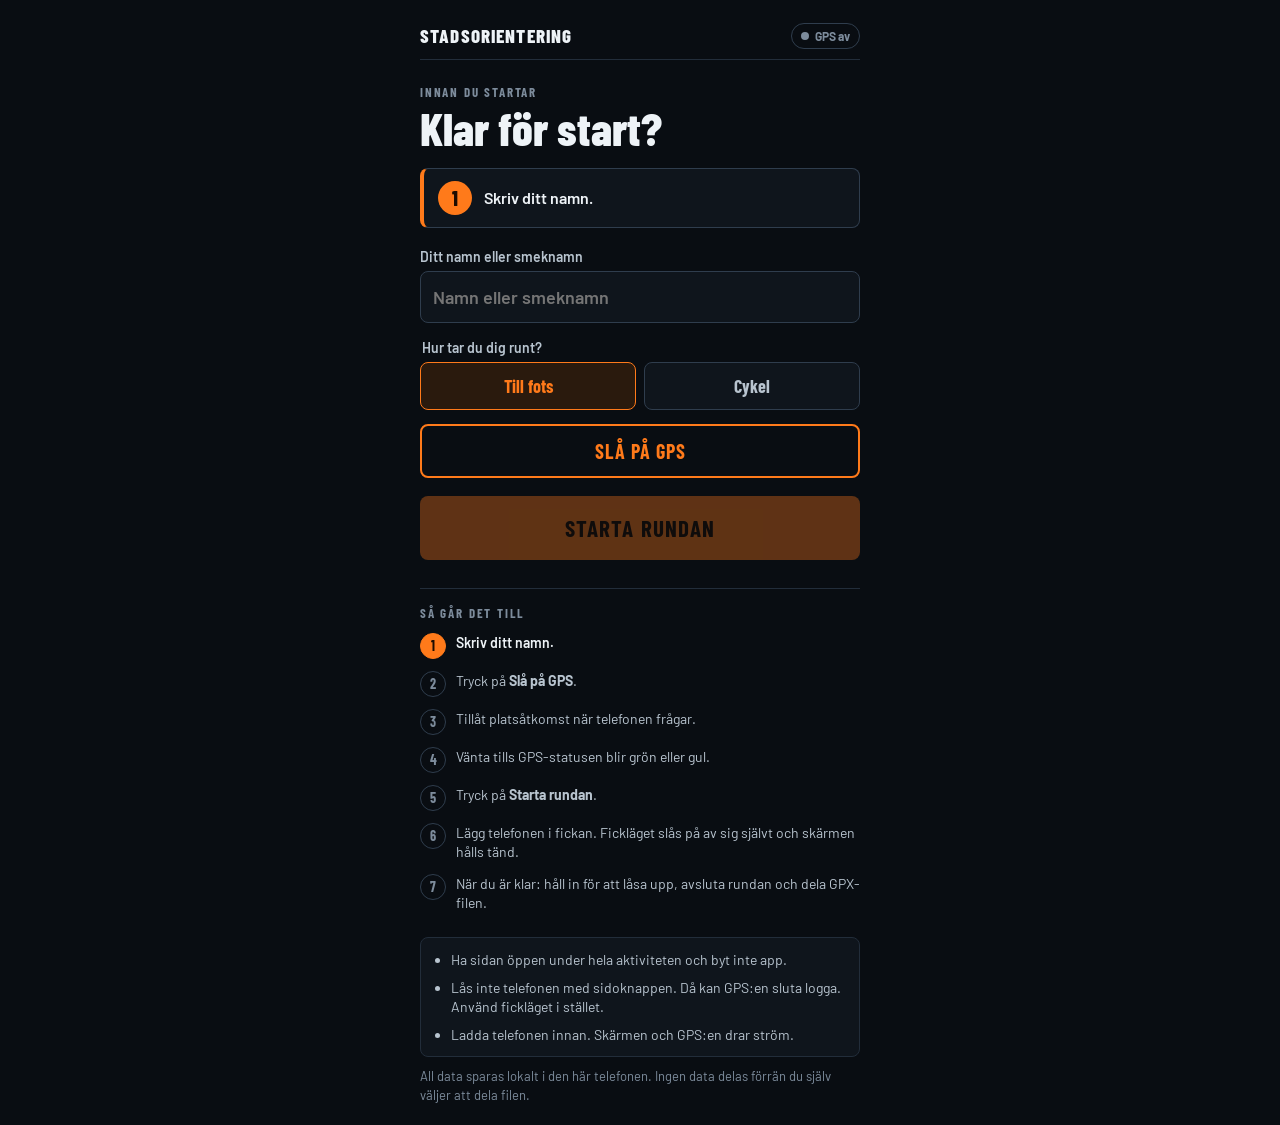
<file: index.html>
<!doctype html>
<html lang="sv">
<head>
  <meta charset="utf-8">
  <meta name="viewport" content="width=device-width, initial-scale=1, viewport-fit=cover">
  <meta name="theme-color" content="#090d12">
  <meta name="format-detection" content="telephone=no">
  <title>Stadsorientering – GPS-tracker</title>
  <link rel="preconnect" href="https://fonts.googleapis.com">
  <link rel="preconnect" href="https://fonts.gstatic.com" crossorigin>
  <link rel="stylesheet" href="https://fonts.googleapis.com/css2?family=Barlow+Condensed:wght@600;700;800&family=Barlow:wght@400;500;600;700&display=swap">
  <link rel="stylesheet" href="styles.css">
</head>
<body>
  <main class="app">
    <header class="topbar">
      <span class="brand">Stadsorientering</span>
      <div class="top-status">
        <span id="sim-pill" class="pill" hidden title="Simulerad GPS">Simulerad</span>
        <span id="top-gps" class="gps-chip">GPS av</span>
      </div>
    </header>

    <p id="storage-warning" class="error-box" hidden>Spåret kan inte sparas i telefonen (privat surfläge?). Det fungerar ändå, men ladda inte om sidan under aktiviteten.</p>

    <!-- 1. Start: namn, GPS och start -->
    <section id="start-view" class="view">
      <p class="eyebrow">Innan du startar</p>
      <h1>Klar för start?</h1>

      <div id="next-step" class="next-step" role="status" aria-live="polite">
        <span id="next-step-number" class="next-step__number">1</span>
        <p id="next-step-text">Skriv ditt namn.</p>
      </div>

      <label class="field">Ditt namn eller smeknamn
        <input id="name" autocomplete="nickname" placeholder="Namn eller smeknamn" maxlength="80" enterkeyhint="done">
      </label>

      <fieldset class="activity-choice">
        <legend>Hur tar du dig runt?</legend>
        <label><input type="radio" name="activity" value="Till fots" checked><span>Till fots</span></label>
        <label><input type="radio" name="activity" value="Cykel"><span>Cykel</span></label>
      </fieldset>

      <div class="gps-panel">
        <button id="gps-on" class="gps-button" type="button">Slå på GPS</button>
        <div id="gps-live" class="gps-live" hidden>
          <span id="start-gps" class="gps-chip gps-chip--large">Söker GPS…</span>
          <p id="gps-hint" class="muted"></p>
        </div>
      </div>

      <div id="gps-help" class="help-box" hidden role="alert">
        <p id="gps-help-text"></p>
        <div id="gps-help-settings" class="help-settings" hidden>
          <p><b>iPhone:</b> Inställningar → Integritet och säkerhet → Platstjänster. Slå på Platstjänster och välj ”Vid användning” för Safari-webbplatser. I Safari: tryck på <b>aA</b> i adressfältet → Webbplatsinställningar → Plats → Tillåt.</p>
          <p><b>Android:</b> Tryck på ikonen till vänster om adressen → Behörigheter → Plats → Tillåt. Kontrollera också att Plats är påslaget i snabbinställningarna.</p>
          <p>Ladda om sidan om det inte hjälper att försöka igen.</p>
        </div>
        <button id="gps-retry" class="inline-button" type="button">Försök igen</button>
      </div>

      <div class="start-actions">
        <button id="start" class="primary is-waiting" type="button" aria-disabled="true">Starta rundan</button>
        <button id="start-anyway" class="text-button" type="button" hidden>Starta ändå med svag GPS</button>
      </div>

      <section class="guide" aria-labelledby="guide-title">
        <h2 id="guide-title" class="eyebrow">Så går det till</h2>
        <ol id="guide-steps" class="guide-steps">
          <li><span>Skriv ditt namn.</span></li>
          <li><span>Tryck på <b>Slå på GPS</b>.</span></li>
          <li><span>Tillåt platsåtkomst när telefonen frågar.</span></li>
          <li><span>Vänta tills GPS-statusen blir grön eller gul.</span></li>
          <li><span>Tryck på <b>Starta rundan</b>.</span></li>
          <li><span>Lägg telefonen i fickan. Fickläget slås på av sig självt och skärmen hålls tänd.</span></li>
          <li><span>När du är klar: håll in för att låsa upp, avsluta rundan och dela GPX-filen.</span></li>
        </ol>
      </section>

      <ul class="advice">
        <li>Ha sidan öppen under hela aktiviteten och byt inte app.</li>
        <li>Lås inte telefonen med sidoknappen. Då kan GPS:en sluta logga. Använd fickläget i stället.</li>
        <li>Ladda telefonen innan. Skärmen och GPS:en drar ström.</li>
      </ul>
      <p class="privacy">All data sparas lokalt i den här telefonen. Ingen data delas förrän du själv väljer att dela filen.</p>
    </section>

    <!-- 2. Spår som pågick när sidan laddades om -->
    <section id="resume-view" class="view" hidden>
      <p class="eyebrow">Rundan pågår fortfarande</p>
      <h1>Fortsätta?</h1>
      <p id="resume-info" class="lead"></p>
      <div class="bottom-actions">
        <button id="resume" class="primary" type="button">Fortsätt</button>
        <button id="resume-stop" class="text-button" type="button">Avsluta rundan</button>
      </div>
    </section>

    <!-- 3. Under rundan -->
    <section id="running-view" class="view" hidden>
      <p class="eyebrow">Rundan pågår</p>
      <div id="elapsed" class="elapsed">00:00</div>
      <div class="metrics">
        <div><b id="distance">0,00</b><span>km</span></div>
        <div><b id="point-count">0</b><span>punkter</span></div>
        <div><span id="run-gps" class="gps-chip">GPS av</span></div>
      </div>
      <p id="last-point" class="last-point">Ingen sparad punkt ännu</p>
      <p id="run-error" class="error-box" hidden role="alert"></p>
      <div id="gap-note" class="notice" hidden>
        <span id="gap-text"></span>
        <button id="close-gap" type="button" aria-label="Stäng notisen">×</button>
      </div>
      <p id="wake-note" class="notice" hidden>Skärmen kan inte hållas tänd automatiskt i den här webbläsaren. Ställ in automatisk skärmlåsning på längsta tiden under aktiviteten.</p>
      <div class="bottom-actions">
        <button id="pocket-on" class="primary" type="button">Fickläge</button>
        <button id="stop" class="text-button" type="button">Avsluta rundan</button>
      </div>
    </section>

    <!-- 4. Efter målgång -->
    <section id="export-view" class="view" hidden>
      <p class="eyebrow">I mål</p>
      <h1>Skicka ditt spår</h1>
      <p id="already-sent" class="notice notice--good" hidden>Spåret är redan delat eller nedladdat. Du kan dela det igen om det behövs.</p>
      <div id="summary" class="summary"></div>
      <ol class="steps">
        <li>Tryck på <b>Dela GPX-fil</b> och välj e-post.</li>
        <li>Skicka till <b id="email"></b> <button id="copy-email" class="inline-button" type="button">Kopiera adress</button></li>
      </ol>
      <div class="bottom-actions">
        <button id="share" class="primary" type="button">Dela GPX-fil</button>
        <button id="download" class="text-button" type="button">Ladda ned filen i stället</button>
        <button id="new-track" class="text-button text-button--quiet" type="button">Ny aktivitet</button>
      </div>
    </section>
  </main>

  <!-- Fickläge: svart lager som tar emot alla tryck -->
  <section id="pocket" class="pocket" hidden aria-label="Fickläge">
    <div class="pocket__inner">
      <p class="eyebrow">Fickläge · skärmen är låst för tryck</p>
      <strong id="pocket-time" class="pocket__time">00:00</strong>
      <p class="pocket__row"><span id="pocket-gps" class="gps-chip">GPS av</span><span id="pocket-distance">0,00 km</span></p>
      <p id="pocket-error" class="pocket__error" hidden></p>
      <div id="hold-unlock" class="hold" role="button" tabindex="0" aria-label="Håll in i två sekunder för att låsa upp">
        <i id="hold-progress" class="hold__progress"></i>
        <span id="hold-label" class="hold__label">Håll in 2 sekunder för att låsa upp</span>
      </div>
    </div>
  </section>

  <script type="module" src="app.js"></script>
</body>
</html>
</file>
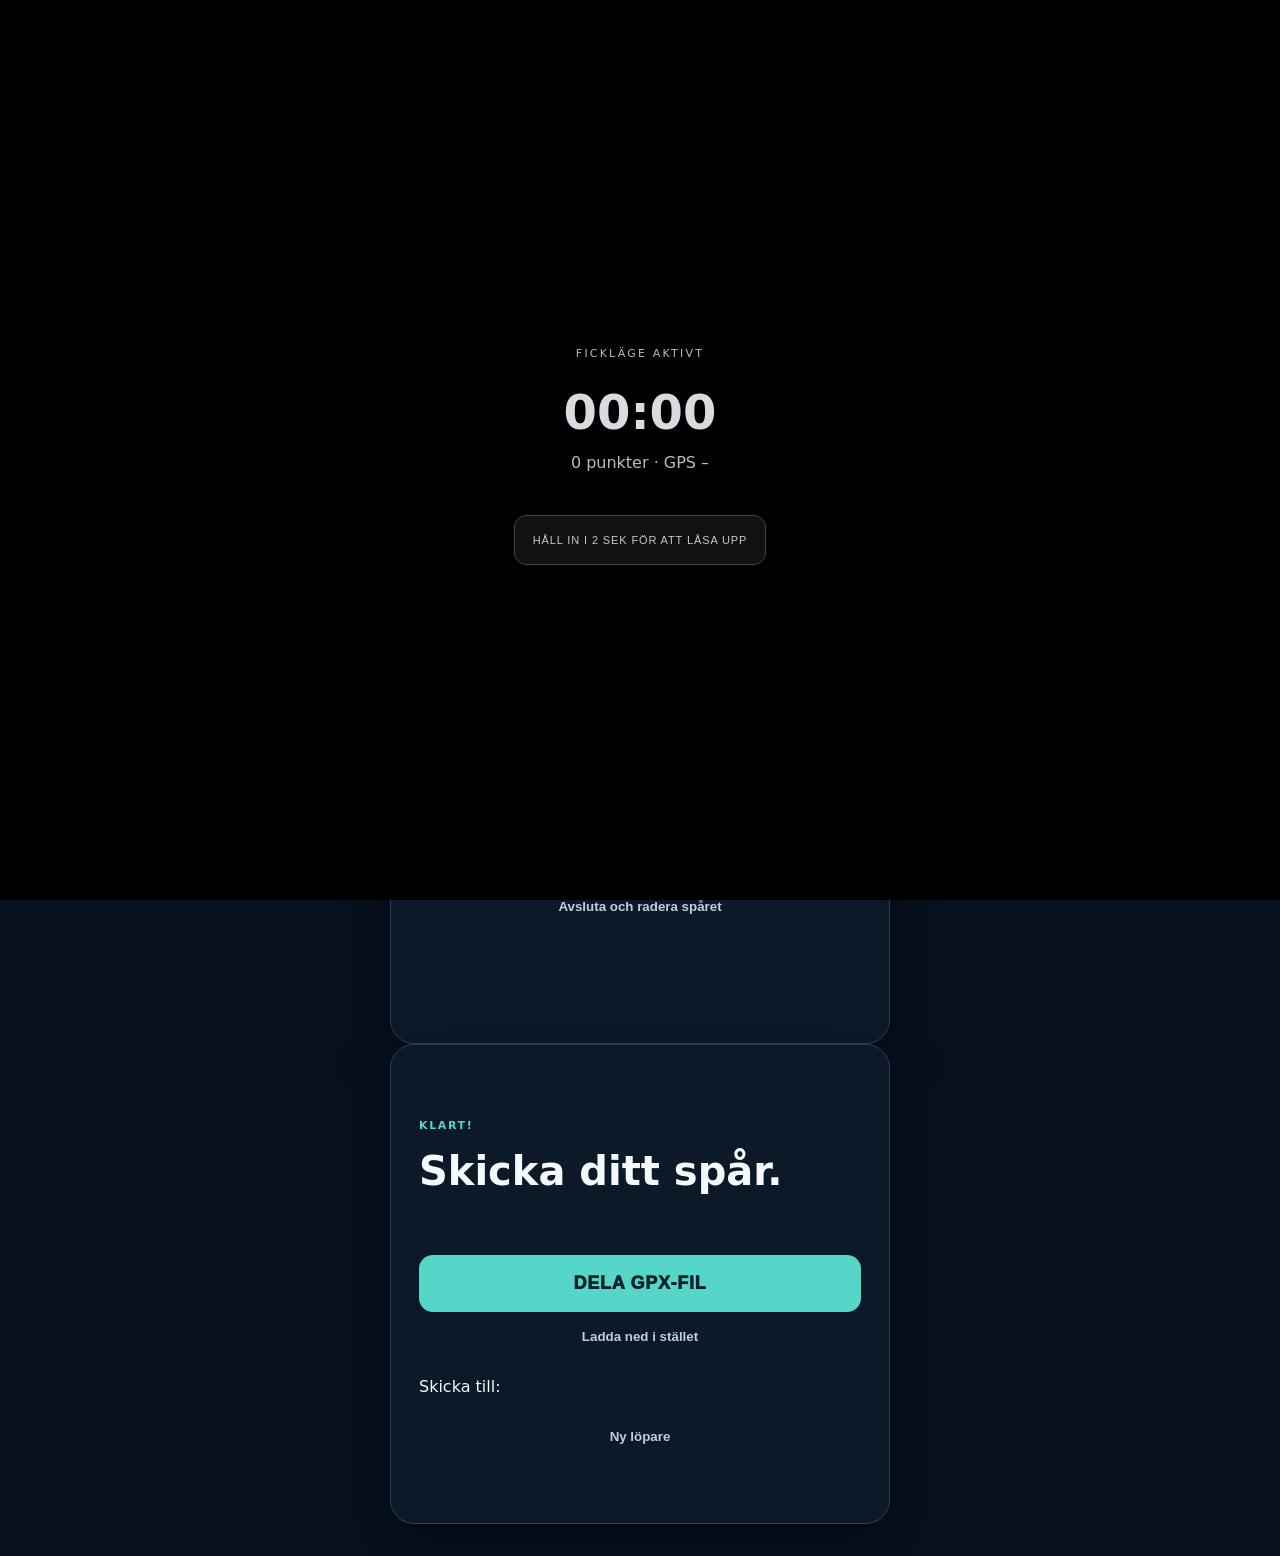
<file: tracker/index.html>
<!doctype html>
<html lang="sv">
  <head>
    <meta charset="utf-8" />
    <meta name="viewport" content="width=device-width, initial-scale=1, viewport-fit=cover" />
    <meta name="theme-color" content="#07111f" />
    <title>Stadsorientering – GPS-tracker</title>
    <link rel="stylesheet" href="styles.css" />
  </head>
  <body>
    <main class="app">
      <header><span class="live-dot"></span><span>STADSORIENTERING</span><small>GPS-TRACKER</small></header>
      <section id="start-view" class="card hero">
        <p class="eyebrow">DAGS ATT HITTA RÄTT</p>
        <h1>Din löplogg.</h1>
        <label>Namn<input id="name" autocomplete="name" placeholder="För- och efternamn" maxlength="80" /></label>
        <div class="guide"><strong>Innan du startar</strong><br />Håll sidan öppen och byt inte app. Telefonen kan ligga i fickan med skärmen på.</div>
        <p id="wake-warning" class="warning" hidden>Din webbläsare saknar skärmlås. Håll själv skärmen tänd.</p>
        <button id="start" class="primary">STARTA</button>
        <p id="start-error" class="error" role="alert"></p>
      </section>
      <section id="resume-view" class="card hero" hidden>
        <p class="eyebrow">SPÅR HITTAT</p><h1>Fortsätta logga?</h1>
        <p id="resume-info"></p><button id="resume" class="primary">FORTSÄTT</button><button id="discard" class="quiet">Avsluta och radera spåret</button>
      </section>
      <section id="running-view" class="card running" hidden>
        <p class="eyebrow">LOGGAR</p><div class="timer" id="elapsed">00:00</div>
        <div class="stats"><div><b id="point-count">0</b><span>punkter</span></div><div><b id="accuracy">–</b><span>GPS-noggrannhet</span></div></div>
        <button id="stop" class="stop">STOPPA OCH EXPORTERA</button><button id="lock" class="quiet">Lås fickläge</button>
      </section>
      <section id="export-view" class="card hero" hidden>
        <p class="eyebrow">KLART!</p><h1>Skicka ditt spår.</h1><p id="export-info"></p>
        <button id="share" class="primary">DELA GPX-FIL</button><button id="download" class="quiet">Ladda ned i stället</button>
        <p>Skicka till: <strong id="organiser-email"></strong></p><button id="new-track" class="quiet">Ny löpare</button>
      </section>
    </main>
    <div id="pocket" class="pocket" hidden><div><p>FICKLÄGE AKTIVT</p><strong id="pocket-time">00:00</strong><span id="pocket-stats">0 punkter · GPS –</span><button id="hold-unlock">HÅLL IN I 2 SEK FÖR ATT LÅSA UPP</button></div></div>
    <script type="module" src="app.js"></script>
  </body>
</html>
</file>
<file: styles.css>
/* Stadsorientering – GPS-tracker. Samma mörka sändningsstil som replayen. */
:root {
  --bg: #090d12;
  --panel: #0f151c;
  --raise: #1a2430;
  --line: #222d3a;
  --line-2: #2f3d4d;
  --ink: #eef3f7;
  --ink-2: #b8c4cf;
  --muted: #7d8c9c;
  --accent: #ff7a1a;
  --accent-ink: #1c0c00;
  --good: #3ee08f;
  --warn: #ffb547;
  --bad: #ff5a5f;
  --display: "Barlow Condensed", "Roboto Condensed", "Arial Narrow", sans-serif;
  --body: "Barlow", "Segoe UI", system-ui, sans-serif;
  color-scheme: dark;
}

* { box-sizing: border-box; }
/* Utan den här regeln vinner klassernas display över hidden-attributet. */
[hidden] { display: none !important; }

html { -webkit-text-size-adjust: 100%; }
body {
  margin: 0;
  min-height: 100dvh;
  background: var(--bg);
  color: var(--ink);
  font-family: var(--body);
  font-size: 16px;
  -webkit-tap-highlight-color: transparent;
}
button, input { font: inherit; color: inherit; }
button { cursor: pointer; touch-action: manipulation; }
:focus-visible { outline: 2px solid var(--accent); outline-offset: 2px; }

.app {
  display: flex;
  flex-direction: column;
  min-height: 100dvh;
  max-width: 480px;
  margin: 0 auto;
  padding: max(12px, env(safe-area-inset-top)) max(20px, env(safe-area-inset-right)) max(20px, env(safe-area-inset-bottom)) max(20px, env(safe-area-inset-left));
}

/* ---------------------------------------------------------------- topp */
.topbar {
  display: flex;
  align-items: center;
  justify-content: space-between;
  gap: 10px;
  min-height: 48px;
  border-bottom: 1px solid var(--line);
}
.brand {
  font-family: var(--display);
  font-size: 19px;
  font-weight: 800;
  letter-spacing: .06em;
  text-transform: uppercase;
  min-width: 0;
  overflow: hidden;
  text-overflow: ellipsis;
  white-space: nowrap;
}
.top-status { flex: none; display: flex; align-items: center; gap: 6px; }

.eyebrow {
  margin: 0 0 6px;
  color: var(--muted);
  font-family: var(--display);
  font-size: 13px;
  font-weight: 700;
  letter-spacing: .14em;
  text-transform: uppercase;
}
h1 {
  margin: 0 0 18px;
  font-family: var(--display);
  font-size: 46px;
  font-weight: 800;
  line-height: .95;
  text-wrap: balance;
}
.lead { color: var(--ink-2); line-height: 1.45; }
.muted, .privacy { color: var(--muted); font-size: 13px; line-height: 1.45; }
.privacy { margin: 10px 0 0; }

.view { display: flex; flex: 1; flex-direction: column; padding-top: 24px; }

/* ---------------------------------------------------------------- nästa steg */
.next-step {
  display: flex;
  align-items: center;
  gap: 12px;
  margin-bottom: 20px;
  padding: 12px 14px;
  border: 1px solid var(--line-2);
  border-left: 4px solid var(--accent);
  border-radius: 8px;
  background: var(--panel);
}
.next-step p { margin: 0; font-weight: 600; line-height: 1.35; }
.next-step__number {
  flex: none;
  display: grid;
  place-items: center;
  width: 34px;
  height: 34px;
  border-radius: 50%;
  background: var(--accent);
  color: var(--accent-ink);
  font-family: var(--display);
  font-size: 20px;
  font-weight: 800;
}
.next-step.is-ready { border-left-color: var(--good); }
.next-step.is-ready .next-step__number { background: var(--good); }
.next-step.is-problem { border-left-color: var(--bad); }
.next-step.is-problem .next-step__number { background: var(--bad); }
.next-step.is-nudged { animation: nudge .5s ease; }
@keyframes nudge { 20%, 60% { transform: translateX(-6px); } 40%, 80% { transform: translateX(6px); } }

/* ---------------------------------------------------------------- fält och GPS */
.field { display: block; color: var(--ink-2); font-size: 14px; font-weight: 600; }
.field input {
  display: block;
  width: 100%;
  margin-top: 6px;
  padding: 14px 12px;
  border: 1px solid var(--line-2);
  border-radius: 8px;
  background: var(--panel);
  color: var(--ink);
  font-size: 18px; /* minst 16 px, annars zoomar iOS in */
}

.activity-choice {
  display: grid;
  grid-template-columns: 1fr 1fr;
  gap: 8px;
  margin: 16px 0 0;
  padding: 0;
  border: 0;
}
.activity-choice legend {
  grid-column: 1 / -1;
  margin-bottom: 6px;
  color: var(--ink-2);
  font-size: 14px;
  font-weight: 600;
}
.activity-choice label {
  position: relative;
  display: grid;
  place-items: center;
  min-height: 48px;
  border: 1px solid var(--line-2);
  border-radius: 8px;
  background: var(--panel);
  color: var(--ink-2);
  font-family: var(--display);
  font-size: 18px;
  font-weight: 700;
}
.activity-choice input {
  position: absolute;
  opacity: 0;
}
.activity-choice label:has(input:checked) {
  border-color: var(--accent);
  background: #2a1a0d;
  color: var(--accent);
}

.gps-panel { margin-top: 14px; }
.gps-button {
  width: 100%;
  min-height: 54px;
  border: 2px solid var(--accent);
  border-radius: 8px;
  background: transparent;
  color: var(--accent);
  font-family: var(--display);
  font-size: 20px;
  font-weight: 700;
  letter-spacing: .05em;
  text-transform: uppercase;
}
.gps-button:disabled { border-color: var(--line-2); color: var(--muted); cursor: default; }
.gps-live { display: flex; align-items: center; gap: 12px; margin-top: 10px; }
.gps-live p { margin: 0; }

.gps-chip, .pill {
  display: inline-flex;
  align-items: center;
  gap: 6px;
  min-height: 26px;
  padding: 3px 9px;
  border: 1px solid var(--line-2);
  border-radius: 999px;
  color: var(--muted);
  font-size: 12px;
  font-weight: 700;
  white-space: nowrap;
}
.gps-chip::before { content: ""; width: 8px; height: 8px; border-radius: 50%; background: currentColor; }
.gps-chip.good { color: var(--good); border-color: #1f5c3f; }
.gps-chip.warn { color: var(--warn); border-color: #6b5023; }
.gps-chip.bad { color: var(--bad); border-color: #6e2b2e; }
.gps-chip.searching { color: var(--ink-2); }
.gps-chip.searching::before { animation: blink 1s ease-in-out infinite; }
.gps-chip--large { min-height: 34px; padding: 5px 12px; font-size: 15px; }
@keyframes blink { 50% { opacity: .2; } }
.pill { color: var(--accent); border-color: #7a451d; font-family: var(--display); letter-spacing: .1em; text-transform: uppercase; }

.help-box, .error-box {
  margin: 14px 0 0;
  padding: 12px;
  border: 1px solid var(--bad);
  border-radius: 8px;
  background: #1c1013;
  color: #ffd0d2;
  font-size: 14px;
  line-height: 1.45;
}
.help-box p { margin: 0 0 8px; }
.help-settings { color: var(--ink-2); }

/* ---------------------------------------------------------------- knappar */
.primary {
  width: 100%;
  min-height: 64px;
  border: 0;
  border-radius: 8px;
  background: var(--accent);
  color: var(--accent-ink);
  font-family: var(--display);
  font-size: 23px;
  font-weight: 700;
  letter-spacing: .05em;
  text-transform: uppercase;
}
.primary.is-waiting { opacity: .35; }
.text-button, .inline-button {
  border: 0;
  background: transparent;
  color: var(--ink-2);
  font-weight: 600;
}
.text-button { min-height: 48px; padding: 0 4px; }
.text-button.is-confirming { color: var(--bad); }
.text-button--quiet { color: var(--muted); }
.inline-button { min-height: 36px; padding: 0 4px; color: var(--accent); font-size: 14px; }

.start-actions { display: flex; flex-direction: column; gap: 4px; margin-top: 18px; }
.bottom-actions { display: flex; flex-direction: column; gap: 4px; margin-top: auto; padding-top: 22px; }

/* ---------------------------------------------------------------- så går det till */
.guide { margin-top: 28px; padding-top: 16px; border-top: 1px solid var(--line); }
.guide-steps { margin: 6px 0 0; padding: 0; list-style: none; counter-reset: step; }
.guide-steps li {
  counter-increment: step;
  display: grid;
  grid-template-columns: 28px 1fr;
  gap: 8px;
  padding: 6px 0;
  color: var(--ink-2);
  font-size: 14px;
  line-height: 1.4;
}
.guide-steps li::before {
  content: counter(step);
  display: grid;
  place-items: center;
  width: 24px;
  height: 24px;
  border: 1px solid var(--line-2);
  border-radius: 50%;
  color: var(--muted);
  font-family: var(--display);
  font-weight: 700;
}
.guide-steps li.is-done { color: var(--muted); }
.guide-steps li.is-done::before { content: "✓"; border-color: #1f5c3f; color: var(--good); }
.guide-steps li.is-current { color: var(--ink); font-weight: 600; }
.guide-steps li.is-current::before { border-color: var(--accent); background: var(--accent); color: var(--accent-ink); }

.advice {
  margin: 18px 0 0;
  padding: 12px 12px 12px 30px;
  border: 1px solid var(--line);
  border-radius: 8px;
  background: var(--panel);
  color: var(--ink-2);
  font-size: 14px;
  line-height: 1.4;
}
.advice li + li { margin-top: 8px; }

/* ---------------------------------------------------------------- under aktiviteten */
.elapsed {
  margin: 4px 0 20px;
  font-family: var(--display);
  font-size: 88px;
  font-weight: 800;
  line-height: .85;
  letter-spacing: -.03em;
  font-variant-numeric: tabular-nums;
}
.metrics {
  display: grid;
  grid-template-columns: 1fr 1fr auto;
  align-items: center;
  gap: 10px;
  padding: 12px 0;
  border-top: 1px solid var(--line);
  border-bottom: 1px solid var(--line);
}
.metrics b { display: block; font-family: var(--display); font-size: 30px; line-height: .9; font-variant-numeric: tabular-nums; }
.metrics span:not(.gps-chip) { display: block; margin-top: 4px; color: var(--muted); font-family: var(--display); font-size: 12px; font-weight: 700; letter-spacing: .1em; text-transform: uppercase; }
.last-point { margin: 12px 0 0; color: var(--ink-2); font-size: 14px; }
.last-point.is-old { color: var(--warn); }

.notice {
  display: flex;
  align-items: center;
  justify-content: space-between;
  gap: 12px;
  margin: 12px 0 0;
  padding: 10px 12px;
  border: 1px solid var(--warn);
  border-radius: 8px;
  color: #ffe0af;
  font-size: 14px;
  line-height: 1.4;
}
.notice--good { border-color: var(--good); color: #c6f5dc; }
.notice button { flex: none; min-width: 40px; min-height: 40px; border: 0; background: transparent; font-size: 24px; }

/* ---------------------------------------------------------------- export */
.summary {
  display: grid;
  grid-template-columns: 1fr 1fr;
  gap: 1px;
  overflow: hidden;
  border: 1px solid var(--line);
  border-radius: 8px;
  background: var(--line);
}
.summary div { padding: 12px; background: var(--panel); }
.summary b { display: block; font-family: var(--display); font-size: 28px; font-variant-numeric: tabular-nums; }
.summary span { color: var(--muted); font-family: var(--display); font-size: 12px; font-weight: 700; letter-spacing: .1em; text-transform: uppercase; }
.steps { margin: 22px 0 0; padding-left: 22px; color: var(--ink-2); line-height: 1.55; }
.steps li + li { margin-top: 10px; }
.steps b { color: var(--ink); overflow-wrap: anywhere; }
.steps .inline-button { display: block; padding: 0; }

/* ---------------------------------------------------------------- fickläge */
.pocket {
  position: fixed;
  inset: 0;
  z-index: 10;
  display: grid;
  place-items: center;
  padding: 24px;
  background: #000;
  color: #c9d0d6;
  text-align: center;
  touch-action: none;
  overscroll-behavior: none;
}
/* Ingen textmarkering, förstoringsglas eller kontextmeny i fickläget. */
.pocket, .pocket * {
  -webkit-user-select: none;
  user-select: none;
  -webkit-touch-callout: none;
}
.pocket__inner { width: min(360px, 100%); }
.pocket__time {
  display: block;
  margin: 8px 0 14px;
  font-family: var(--display);
  font-size: 64px;
  font-weight: 800;
  line-height: .9;
  font-variant-numeric: tabular-nums;
}
.pocket__row { display: flex; align-items: center; justify-content: center; gap: 14px; margin: 0; font-family: var(--display); font-size: 22px; }
.pocket__error { color: #ffb3b7; font-size: 14px; line-height: 1.4; }

.hold {
  position: relative;
  display: grid;
  place-items: center;
  overflow: hidden;
  min-height: 72px;
  margin-top: 48px;
  padding: 0 12px;
  border: 1px solid #47515a;
  border-radius: 8px;
  background: #12171b;
  color: #dce3e8;
  font-family: var(--display);
  font-size: 19px;
  font-weight: 700;
  letter-spacing: .04em;
  text-transform: uppercase;
  touch-action: none;
  cursor: pointer;
}
.hold__progress {
  position: absolute;
  inset: 0;
  background: #2d5a46;
  transform: scaleX(0);
  transform-origin: left center;
  pointer-events: none;
}
.hold__label { position: relative; pointer-events: none; }
.hold.is-holding { border-color: var(--good); }

@media (max-width: 380px) {
  .brand { font-size: 16px; }
  h1 { font-size: 40px; }
  .elapsed { font-size: 72px; }
  .metrics { grid-template-columns: 1fr 1fr; }
  .metrics > div:last-child { grid-column: 1 / -1; }
}
@media (prefers-reduced-motion: reduce) {
  *, *::before, *::after { animation-duration: .01ms !important; animation-iteration-count: 1 !important; transition-duration: .01ms !important; }
}
</file>
<file: tracker/styles.css>
:root{font-family:Inter,ui-sans-serif,system-ui,sans-serif;color:#f5f8fc;background:#07111f}*{box-sizing:border-box}body{margin:0;min-height:100svh;background:radial-gradient(circle at 80% 0,#12466c,#07111f 48%)}.app{max-width:540px;margin:auto;padding:env(safe-area-inset-top) 20px 32px}header{height:84px;display:flex;align-items:center;gap:9px;font-weight:900;letter-spacing:.12em;font-size:13px}header small{margin-left:auto;color:#7fa8c8;font-size:10px}.live-dot{width:9px;height:9px;border-radius:50%;background:#f45b69;box-shadow:0 0 16px #f45b69}.card{border:1px solid #23435c;border-radius:24px;background:#0d1b2bdf;padding:28px;box-shadow:0 20px 55px #0007}.hero{min-height:480px;display:flex;flex-direction:column;justify-content:center}.eyebrow{color:#56d6c9;font-weight:800;font-size:11px;letter-spacing:.15em}h1{font-size:40px;line-height:1;margin:8px 0 32px}label{font-size:13px;font-weight:700;color:#bcd0df}input{width:100%;margin-top:8px;border:1px solid #41627a;border-radius:12px;background:#07111f;color:#fff;font:inherit;font-size:18px;padding:16px}.guide{margin:20px 0;color:#bed0dd;font-size:14px;line-height:1.55}.warning,.error{color:#ffbd75;font-size:13px;line-height:1.4}.primary,.stop{border:0;border-radius:14px;padding:18px;background:#56d6c9;color:#062129;font-size:18px;font-weight:950;letter-spacing:.04em;cursor:pointer}.stop{background:#f45b69;color:white;margin-top:32px}.quiet{border:0;background:transparent;color:#bcd0df;padding:17px 4px;font-weight:700;cursor:pointer}.running{text-align:center;padding-top:48px;min-height:500px}.timer{font-variant-numeric:tabular-nums;font-size:74px;font-weight:900;letter-spacing:-.08em}.stats{display:flex;justify-content:center;gap:48px;margin:38px 0 8px}.stats div{display:flex;flex-direction:column}.stats b{font-size:25px}.stats span{color:#92aec2;font-size:12px}.pocket{position:fixed;inset:0;background:#000;z-index:20;color:#b4bdc6;display:grid;place-items:center;text-align:center;touch-action:none}.pocket>div{display:grid;gap:13px}.pocket p{font-size:11px;letter-spacing:.2em}.pocket strong{color:#d8dce0;font-size:48px;font-variant-numeric:tabular-nums}.pocket button{margin-top:30px;border:1px solid #38434c;border-radius:12px;background:#111;color:#c3c9cf;padding:18px;font-size:11px;letter-spacing:.08em}@media(max-width:380px){h1{font-size:34px}.timer{font-size:62px}}
</file>
